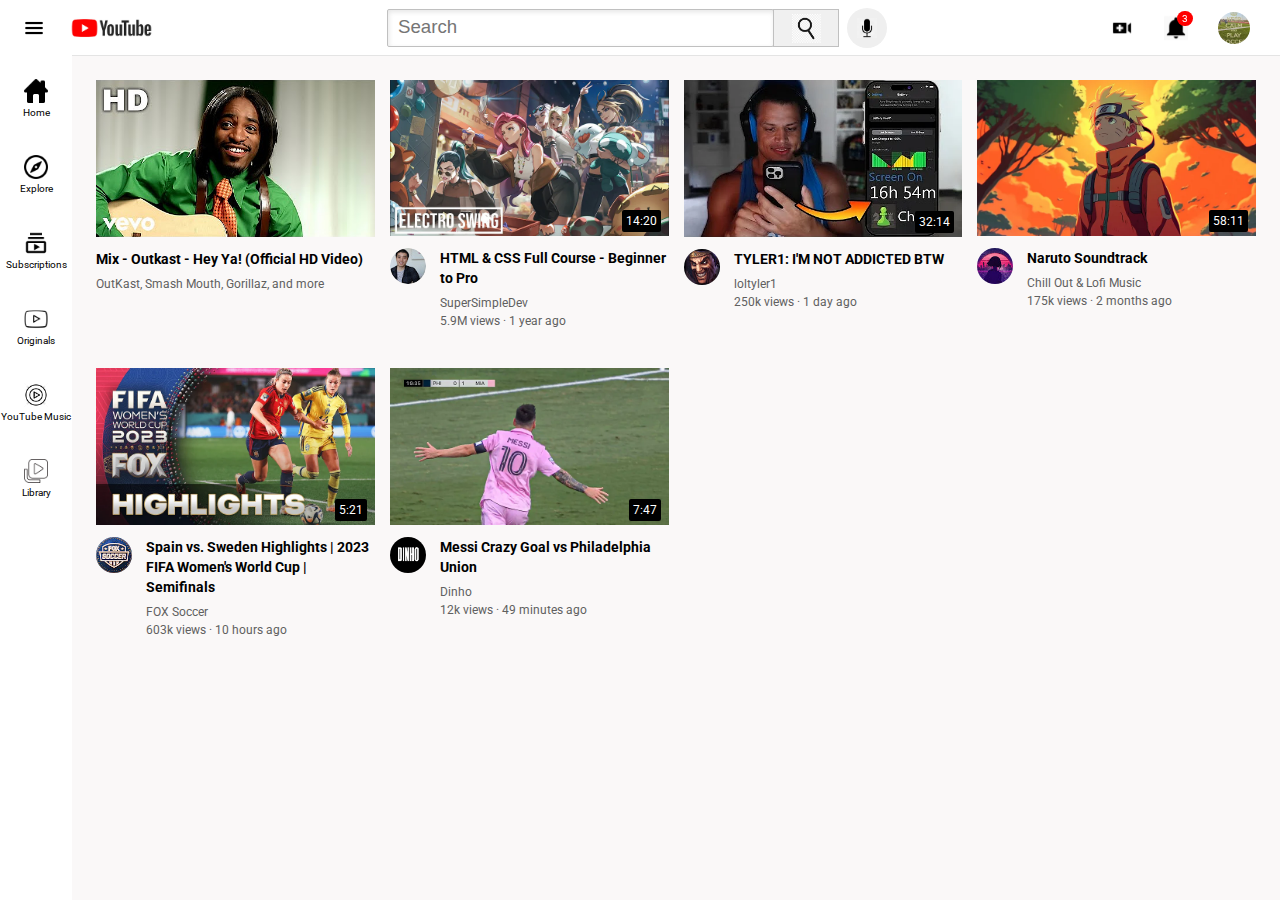
<file: index.html>
<!DOCTYPE html>
<html>
  <head>
    
    <title>Youtube</title>

    <link rel="preconnect" href="https://fonts.googleapis.com">
    <link rel="preconnect" href="https://fonts.gstatic.com" crossorigin>
    <link href="https://fonts.googleapis.com/css2?family=Roboto:wght@400;500&display=swap" rel="stylesheet">
    <link rel="stylesheet" href="styles/video.css">
    <link rel="stylesheet" href="styles/header.css">
    <link rel="stylesheet" href="styles/general.css">
    <link rel="stylesheet" href="styles/sidebar.css">

  </head>
  <body>
    <header class="header">
      <div class="left-section">
        <img src="icons/icon-menu.png" class="icon-menu">
        <img src="icons/icon-main.jpg" class="icon-main">
      </div>
      <div class="middle-section">

        <input class="search-bar" type="text" 
      placeholder="Search">
        <button class="button-search">
          <img src="icons/icon-search.png" class="icon-search">
          <div class="tooltip">Search</div>
        </button>
        <button class="button-mic">
          <img src="icons/icon-mic.png" class="icon-mic">
          <div class="tooltip">Search with your voice</div>

        </button>
      </div>
      <div class="right-section">
        <div class="upload-icon-container">
          <img class="icon-create" src="icons/create-icon.png">
          <div class="tooltip">Create</div>
        </div>
        

        <div class="icon-notification-container">
          <div class="notification-icon-container">
            <img class="icon-notification" src="icons/icon-notification.png" alt="">
            <div class="tooltip">Notifications</div>
          </div>
          <div class="notifications">3</div>

        </div>
        <img class="icon-profile" src="channel-pictures/channel-0.jpg" alt="">
      </div>
    </header>

    <nav class="sidebar">
      <div class="sidebar-link">
        <img src="icons/home-icon.png" alt="">
        <div>Home</div>
      </div>
      <div class="sidebar-link">
        <img src="icons/explore-icon.png" alt="">
        <div>Explore</div>
      </div>
      <div class="sidebar-link">
        <img src="icons/sub-icon.png" alt="">
        <div>Subscriptions</div>
      </div>
      <div class="sidebar-link">
        <img src="icons/originals-icon.png" alt="">
        <div>Originals</div>
      </div>
      <div class="sidebar-link">
        <img src="icons/music-icon.png" alt="">
        <div>YouTube Music</div>
      </div>
      <div class="sidebar-link">
        <img src="icons/library-icon.png" alt="">
        <div>Library</div>
      </div>
    </nav>
    
    <main>
      <section class="video-grid">
        <div class="video-preview">
          <div class="thumbnail-row">
            <img class="thumbnail" src="./imgs/thumbnail-1.jpg">
          </div>
          <div >
            <div class="video-info">
              <p class="video-title">
                Mix - Outkast - Hey Ya! (Official HD Video)
              </p>
              <p class="video-author">
                OutKast, Smash Mouth, Gorillaz, and more
              </p>
            </div>
          </div>
        </div>
        <div class="video-preview">
          <div class="thumbnail-row">      
            <img class="thumbnail" src="./imgs/thumbnail-3.webp">
            <div class="video-time"> 14:20</div>
          </div>
          <div class="video-info-grid">
            <div class="channel-picture">
              <img class="profile-picture" src="channel-pictures/channel-1.jpg" >
              
            </div>
            <div class="video-info">
              <p class="video-title">
                HTML & CSS Full Course - Beginner to Pro
              </p>
              <p class="video-author">
                SuperSimpleDev
              </p>
              <p class="video-stats">
                5.9M views · 1 year ago
              </p>
            </div>
          </div>
        </div>
        <div class="video-preview">
          <div class="thumbnail-row">      
            <img class="thumbnail" src="./imgs/thumbnail-2.webp">
            <div class="video-time"> 32:14</div>
          </div>
          <div class="video-info-grid">
            <div class="channel-picture">
              <img class="profile-picture" src="channel-pictures/channel-2.jpg" >
              
            </div>
            <div class="video-info">
              <p class="video-title">
                TYLER1: I'M NOT ADDICTED BTW
              </p>
              <p class="video-author">
                loltyler1
              </p>
              <p class="video-stats">
                250k views · 1 day ago
              </p>
            </div>
          </div>
        </div>
        <div class="video-preview">
          <div class="thumbnail-row">      
            <img class="thumbnail" src="./imgs/thumbnail-4.webp">
            <div class="video-time"> 58:11</div>
          </div>
          <div class="video-info-grid">
            <div class="channel-picture">
              <img class="profile-picture" src="channel-pictures/channel-4.jpg" >
              
            </div>
            <div class="video-info">
              <p class="video-title">
                Naruto Soundtrack
              </p>
              <p class="video-author">
                Chill Out & Lofi Music
              </p>
              <p class="video-stats">
                175k views · 2 months ago
              </p>
            </div>
          </div>
        </div>
        <div class="video-preview">
          <div class="thumbnail-row">      
            <img class="thumbnail" src="./imgs/thumbnail-5.webp">
            <div class="video-time"> 5:21</div>
          </div>
          <div class="video-info-grid">
            <div class="channel-picture">
              <img class="profile-picture" src="channel-pictures/channel-5.jpg" >
              
            </div>
            <div class="video-info">
              <p class="video-title">
                Spain vs. Sweden Highlights | 2023 FIFA Women's World Cup | Semifinals
              </p>
              <p class="video-author">
                FOX Soccer
              </p>
              <p class="video-stats">
                603k views · 10 hours ago
              </p>
            </div>
          </div>
        </div>
        <div class="video-preview">
          <div class="thumbnail-row">      
            <img class="thumbnail" src="./imgs/thumbnail-6.webp">
            <div class="video-time"> 7:47</div>
          </div>
          <div class="video-info-grid">
            <div class="channel-picture">
              <img class="profile-picture" src="channel-pictures/channel-6.jpg" >
              
            </div>
            <div class="video-info">
              <p class="video-title">
                Messi Crazy Goal vs Philadelphia Union
              </p>
              <p class="video-author">
                Dinho
              </p>
              <p class="video-stats">
                12k views · 49 minutes ago
              </p>
            </div>
          </div>
        </section>
      </div>
    </main>
    

    
    
  </body>
</html>
</file>
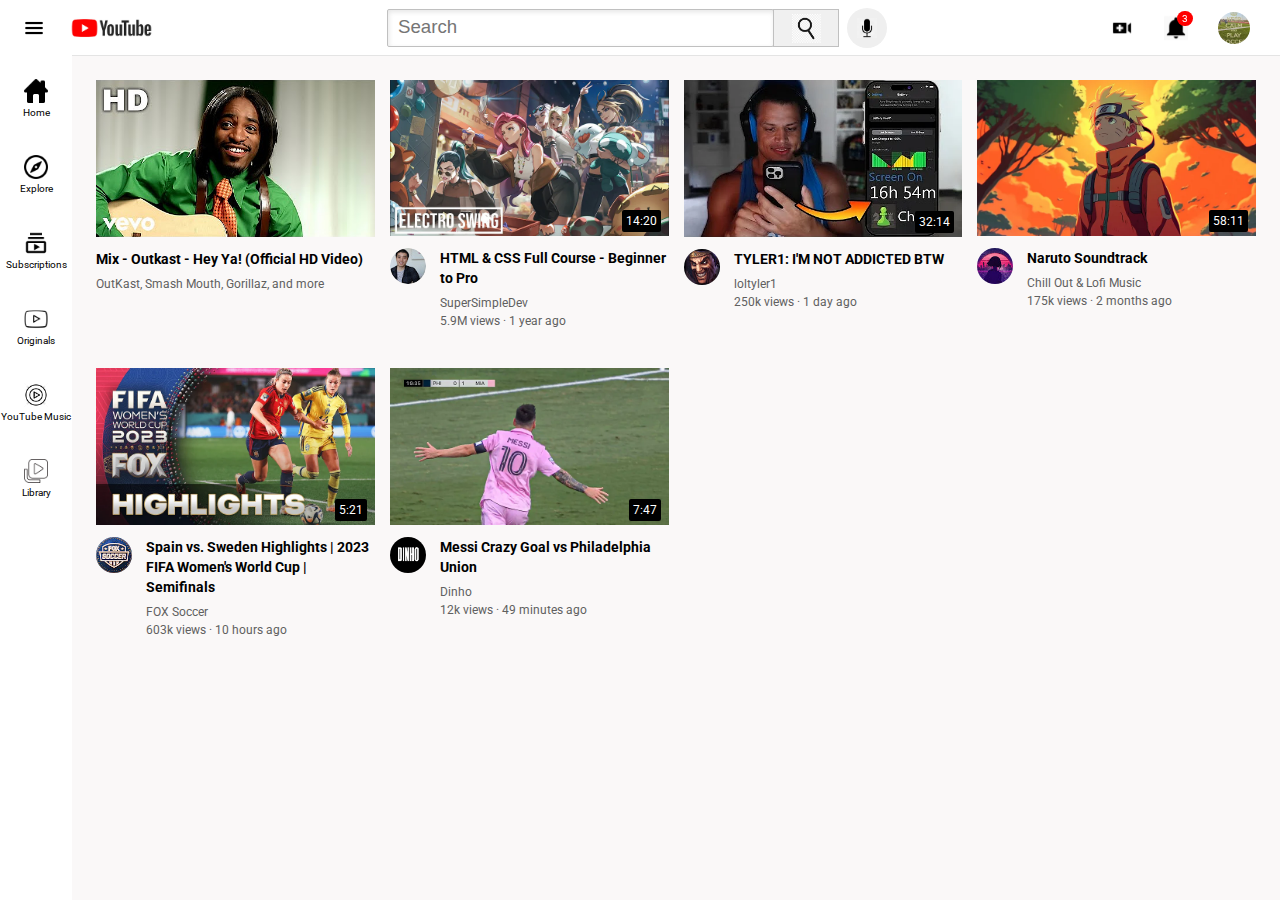
<file: youtube.html>
<!DOCTYPE html>
<html>
  <head>
    
    <title>Youtube</title>

    <link rel="preconnect" href="https://fonts.googleapis.com">
    <link rel="preconnect" href="https://fonts.gstatic.com" crossorigin>
    <link href="https://fonts.googleapis.com/css2?family=Roboto:wght@400;500&display=swap" rel="stylesheet">
    <link rel="stylesheet" href="styles/video.css">
    <link rel="stylesheet" href="styles/header.css">
    <link rel="stylesheet" href="styles/general.css">
    <link rel="stylesheet" href="styles/sidebar.css">

  </head>
  <body>
    <header class="header">
      <div class="left-section">
        <img src="icons/icon-menu.png" class="icon-menu">
        <img src="icons/icon-main.jpg" class="icon-main">
      </div>
      <div class="middle-section">

        <input class="search-bar" type="text" 
      placeholder="Search">
        <button class="button-search">
          <img src="icons/icon-search.png" class="icon-search">
          <div class="tooltip">Search</div>
        </button>
        <button class="button-mic">
          <img src="icons/icon-mic.png" class="icon-mic">
          <div class="tooltip">Search with your voice</div>

        </button>
      </div>
      <div class="right-section">
        <div class="upload-icon-container">
          <img class="icon-create" src="icons/create-icon.png">
          <div class="tooltip">Create</div>
        </div>
        

        <div class="icon-notification-container">
          <div class="notification-icon-container">
            <img class="icon-notification" src="icons/icon-notification.png" alt="">
            <div class="tooltip">Notifications</div>
          </div>
          <div class="notifications">3</div>

        </div>
        <img class="icon-profile" src="channel-pictures/channel-0.jpg" alt="">
      </div>
    </header>

    <nav class="sidebar">
      <div class="sidebar-link">
        <img src="icons/home-icon.png" alt="">
        <div>Home</div>
      </div>
      <div class="sidebar-link">
        <img src="icons/explore-icon.png" alt="">
        <div>Explore</div>
      </div>
      <div class="sidebar-link">
        <img src="icons/sub-icon.png" alt="">
        <div>Subscriptions</div>
      </div>
      <div class="sidebar-link">
        <img src="icons/originals-icon.png" alt="">
        <div>Originals</div>
      </div>
      <div class="sidebar-link">
        <img src="icons/music-icon.png" alt="">
        <div>YouTube Music</div>
      </div>
      <div class="sidebar-link">
        <img src="icons/library-icon.png" alt="">
        <div>Library</div>
      </div>
    </nav>
    
    <main>
      <section class="video-grid">
        <div class="video-preview">
          <div class="thumbnail-row">
            <img class="thumbnail" src="./imgs/thumbnail-1.jpg">
          </div>
          <div >
            <div class="video-info">
              <p class="video-title">
                Mix - Outkast - Hey Ya! (Official HD Video)
              </p>
              <p class="video-author">
                OutKast, Smash Mouth, Gorillaz, and more
              </p>
            </div>
          </div>
        </div>
        <div class="video-preview">
          <div class="thumbnail-row">      
            <img class="thumbnail" src="./imgs/thumbnail-3.webp">
            <div class="video-time"> 14:20</div>
          </div>
          <div class="video-info-grid">
            <div class="channel-picture">
              <img class="profile-picture" src="channel-pictures/channel-1.jpg" >
              
            </div>
            <div class="video-info">
              <p class="video-title">
                HTML & CSS Full Course - Beginner to Pro
              </p>
              <p class="video-author">
                SuperSimpleDev
              </p>
              <p class="video-stats">
                5.9M views · 1 year ago
              </p>
            </div>
          </div>
        </div>
        <div class="video-preview">
          <div class="thumbnail-row">      
            <img class="thumbnail" src="./imgs/thumbnail-2.webp">
            <div class="video-time"> 32:14</div>
          </div>
          <div class="video-info-grid">
            <div class="channel-picture">
              <img class="profile-picture" src="channel-pictures/channel-2.jpg" >
              
            </div>
            <div class="video-info">
              <p class="video-title">
                TYLER1: I'M NOT ADDICTED BTW
              </p>
              <p class="video-author">
                loltyler1
              </p>
              <p class="video-stats">
                250k views · 1 day ago
              </p>
            </div>
          </div>
        </div>
        <div class="video-preview">
          <div class="thumbnail-row">      
            <img class="thumbnail" src="./imgs/thumbnail-4.webp">
            <div class="video-time"> 58:11</div>
          </div>
          <div class="video-info-grid">
            <div class="channel-picture">
              <img class="profile-picture" src="channel-pictures/channel-4.jpg" >
              
            </div>
            <div class="video-info">
              <p class="video-title">
                Naruto Soundtrack
              </p>
              <p class="video-author">
                Chill Out & Lofi Music
              </p>
              <p class="video-stats">
                175k views · 2 months ago
              </p>
            </div>
          </div>
        </div>
        <div class="video-preview">
          <div class="thumbnail-row">      
            <img class="thumbnail" src="./imgs/thumbnail-5.webp">
            <div class="video-time"> 5:21</div>
          </div>
          <div class="video-info-grid">
            <div class="channel-picture">
              <img class="profile-picture" src="channel-pictures/channel-5.jpg" >
              
            </div>
            <div class="video-info">
              <p class="video-title">
                Spain vs. Sweden Highlights | 2023 FIFA Women's World Cup | Semifinals
              </p>
              <p class="video-author">
                FOX Soccer
              </p>
              <p class="video-stats">
                603k views · 10 hours ago
              </p>
            </div>
          </div>
        </div>
        <div class="video-preview">
          <div class="thumbnail-row">      
            <img class="thumbnail" src="./imgs/thumbnail-6.webp">
            <div class="video-time"> 7:47</div>
          </div>
          <div class="video-info-grid">
            <div class="channel-picture">
              <img class="profile-picture" src="channel-pictures/channel-6.jpg" >
              
            </div>
            <div class="video-info">
              <p class="video-title">
                Messi Crazy Goal vs Philadelphia Union
              </p>
              <p class="video-author">
                Dinho
              </p>
              <p class="video-stats">
                12k views · 49 minutes ago
              </p>
            </div>
          </div>
        </section>
      </div>
    </main>
    

    
    
  </body>
</html>
</file>
<file: styles/video.css>
.thumbnail{
    width: 100%;
}

.video-info-grid{
    display: grid;
    grid-template-columns: 50px 1fr;
}

.video-title{
    margin-top: 0px;
    font-size: 14px;
    font-weight: 700;
    line-height: 20px;
    margin-bottom: 8px;
}
.profile-picture{
    width: 36px;
    border-radius: 50px;
}
.thumbnail-row{
    margin-bottom: 8px;
    position: relative;
}
.video-author,
.video-stats{
    font-size: 12px;
    color: rgb(96,96,96);

}
.video-author{
    margin-bottom: 4px;
}
.video-grid{
    display: grid;
    grid-template-columns: 1fr 1fr 1fr;
    column-gap: 15px;
    row-gap: 40px;
}
@media (max-width: 750px){
    .video-grid{
        grid-template-columns: 1fr 1fr;
    } 
}
@media (min-width: 751px) and (max-width: 999px){
    .video-grid{
        grid-template-columns: 1fr 1fr 1fr;
    } 
}
@media (min-width: 1000px){
    .video-grid{
        grid-template-columns: 1fr 1fr 1fr 1fr;
    } 
}
.video-time{
    background-color: black;
    color: white;
    position: absolute;
    bottom: 8px;
    right: 8px;

    font-size: 12px;
    font-weight: 500px;
    padding: 4px;
    border-radius: 2px;
}
</file>
<file: styles/header.css>
.header{
    height: 55px;

    display: flex;
    flex-direction: row;
    justify-content: space-between;
    
    position: fixed;
    top: 0;
    left: 0;
    right: 0;
    z-index: 100;

    background-color: white;
    border-bottom-width: 1px;
    border-bottom-style: solid;
    border-bottom-color: rgb(228, 228, 228);
}

.left-section{
    
    display: flex;
    align-items: center;
}
.middle-section{

    flex: 1;
    margin-left: 70px;
    margin-right: 35px;
    max-width: 500px;
    display: flex;
    align-items: center;

}
.right-section{
    width: 200px;
    display: flex;
    align-items: center;
    justify-content: space-evenly;
    flex-shrink: 0;

}
.icon-menu{
    height: 20px;
    margin-left: 24px;
    margin-right: 20px;
}
.icon-main{
    height: 50px;
}
.search-bar{
    flex: 1;
    height: 34px;
    font-size: 16px;
    padding-left: 10px;
    border-radius: 2px;
    border: 1px solid rgb(192, 192, 192);
    box-shadow: inset 1px 2px 5px rgba(0, 0, 0, 0.1);
    width: 0;
}
.search-bar::placeholder{
    font-size: 14pt;
}
.button-search{
    height: 38px;
    width: 66px;
    background-color: rgb(240, 240, 240);
    border-width: 1px;
    border-style: solid;
    border-color: rgb(192, 192, 192);
    margin-left: -1px;
    margin-right: 8px;

}
.button-search,
.button-mic,
.upload-icon-container,
.notification-icon-container{
    display: flex;
    justify-content: center;
    align-items: center;
    position: relative;
    cursor: pointer;
}

.button-search .tooltip,
.button-mic .tooltip,
.upload-icon-container .tooltip,
.notification-icon-container .tooltip{
    position: absolute;
    background-color: gray;
    color: white;
    padding-top:4px;
    padding-bottom: 4px;
    padding-left: 8px;
    padding-right: 8px;
    border-radius: 2px;
    font-size: 12px;
    bottom: -30px;
    opacity: 0;
    transition: opacity 0.15s;
    pointer-events: none;
    white-space: nowrap;

}
.button-search:hover .tooltip,
.button-mic:hover .tooltip,
.upload-icon-container:hover .tooltip,
.notification-icon-container:hover .tooltip{
    opacity: 1;
}

.icon-search{
    height: 29px;
    width: 29px;
    margin-top: 2px;
}
.icon-mic{
    height: 20px;
}
.button-mic{
    height: 40px;
    width: 40px;
    border-radius: 20px;
    border: none;

}
.icon-create{
    height: 24px;
}
.icon-notification{
    height: 24px;

}
.icon-notification-container{
    position: relative;
}
.notifications{
    position: absolute;
    top: -5px;
    right: -5px;
    background-color: red;
    color: white;
    font-family: Roboto, Arial;;
    font-size: 10px;
    padding-left: 5px;
    padding-right: 5px;
    padding-top: 2px;
    padding-bottom: 2px;
    border-radius: 10px;


}

.icon-profile{
    height: 32px;
    border-radius: 16px;
}
</file>
<file: styles/general.css>
p{
    margin-top: 0;
    margin-bottom: 0;
}
body{
    font-family: Roboto, Arial;

    margin: 0;
    padding-top: 80px;
    padding-left: 96px;
    padding-right: 24px;
    background-color: rgb(250, 248, 248);
    
}
</file>
<file: styles/sidebar.css>
.sidebar{
    position: fixed;
    left: 0;
    bottom: 0;
    top: 55px;
    background-color: white;
    width: 72px;
    z-index: 200;
    padding-top: 5px;
}
.sidebar-link{
    height: 76px;
    display: flex;
    align-items: center;
    justify-content: center;
    flex-direction: column;
    cursor: pointer;
}

.sidebar-link:hover{
    background-color: lightgray;
}

.sidebar-link img{
    height: 24px;
    margin-bottom: 4px;
}
.sidebar-link div{
    font-size: 10px;
    

}
</file>
